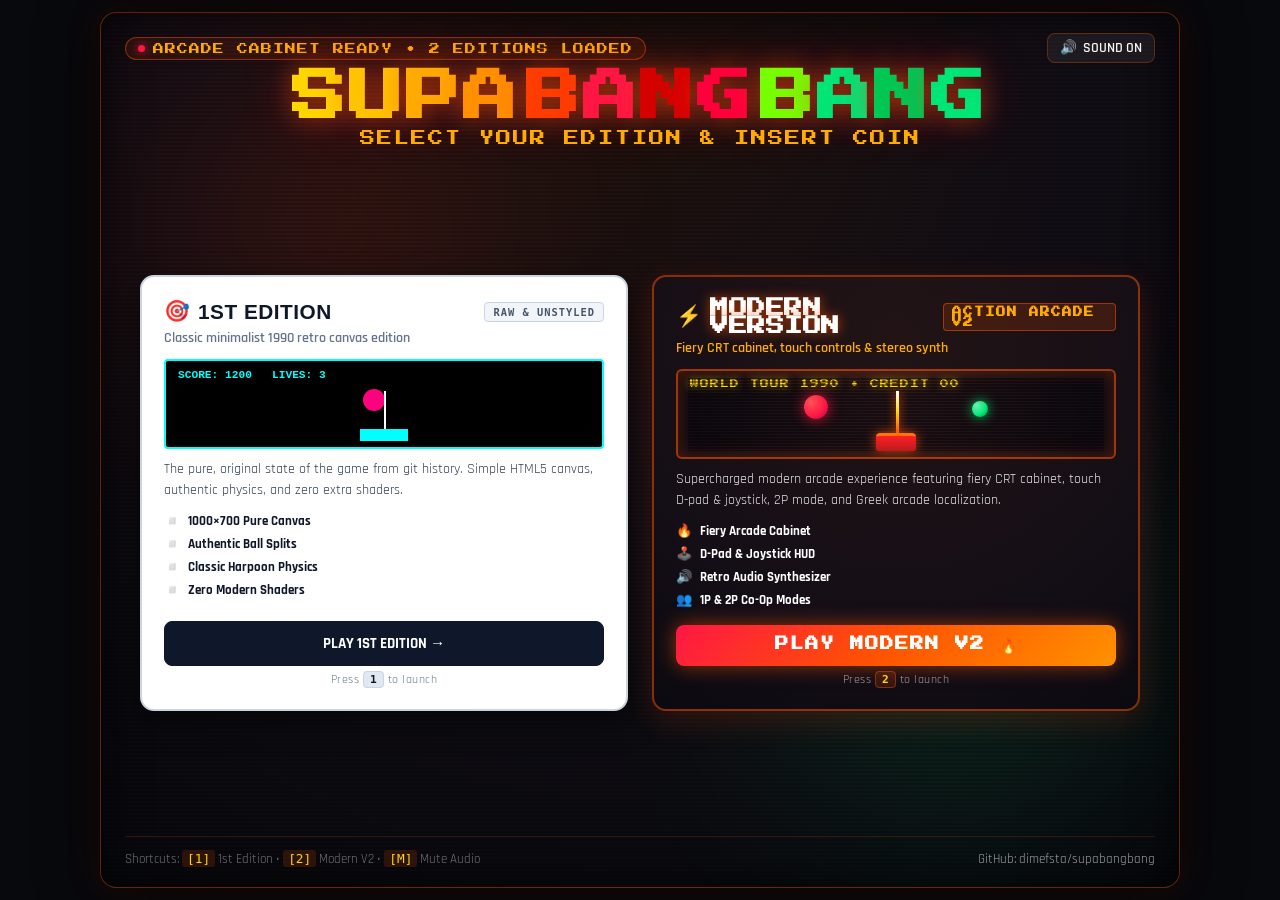
<file: index.html>
<!DOCTYPE html>
<html lang="en">
<head>
  <meta charset="UTF-8" />
  <meta name="viewport" content="width=device-width, initial-scale=1.0, maximum-scale=1.0, user-scalable=no, viewport-fit=cover" />
  <title>SupaBangBang Arcade Hub</title>
  <link rel="preconnect" href="https://fonts.googleapis.com">
  <link rel="preconnect" href="https://fonts.gstatic.com" crossorigin>
  <link href="https://fonts.googleapis.com/css2?family=Press+Start+2P&family=Rajdhani:wght@600;700&display=swap" rel="stylesheet">
  <link rel="stylesheet" href="./hub.css" />
</head>
<body>
  <div class="arcade-hub">
    <!-- Ambient Scanlines & Background Glows -->
    <div class="hub-scanlines"></div>
    <div class="ambient-glow orange" style="top: 5%; left: 5%;"></div>
    <div class="ambient-glow lime" style="bottom: 10%; right: 5%;"></div>

    <!-- Header / Top Status -->
    <header class="hub-header">
      <div class="hub-top-bar">
        <div class="hub-system-pill">
          <span class="pulse-dot"></span>
          <span class="pill-text">ARCADE CABINET READY • 2 EDITIONS LOADED</span>
        </div>

        <button id="btnAudioToggle" class="hub-audio-btn" title="Toggle Sound (M)">
          <span id="audioIcon">🔊</span> <span id="audioText">SOUND ON</span>
        </button>
      </div>

      <div class="hub-title-group">
        <h1 class="hub-main-title">
          <span style="color: #ffd600;">S</span><span style="color: #ffc400;">U</span><span style="color: #ffab00;">P</span><span style="color: #ff9100;">A</span>
          <span style="color: #ff3d00; margin-left: 6px;">B</span><span style="color: #ff1744;">A</span><span style="color: #d50000;">N</span><span style="color: #ff003c;">G</span>
          <span style="color: #76ff03; margin-left: 6px;">B</span><span style="color: #00e676;">A</span><span style="color: #00c853;">N</span><span style="color: #00e676;">G</span>
        </h1>
        <p class="hub-subtitle">SELECT YOUR EDITION &amp; INSERT COIN</p>
      </div>
    </header>

    <!-- Dual Edition Mode Selection Grid -->
    <main class="hub-modes-container">
      <!-- Card 1: 1st Edition (V1) - Clean, Simple, Unstyled -->
      <a href="./v1/index.html" class="hub-mode-card card-v1" id="cardV1" data-mode="v1">
        <div class="card-inner">
          <div class="hub-card-header">
            <div class="hub-card-edition">
              <span class="hub-card-icon">🎯</span>
              <h2 class="hub-card-title">1ST EDITION</h2>
            </div>
            <span class="hub-card-badge">RAW &amp; UNSTYLED</span>
          </div>

          <p class="hub-card-subtitle">Classic minimalist 1990 retro canvas edition</p>

          <!-- V1 Mini Preview Canvas Graphic -->
          <div class="hub-board-preview preview-v1">
            <div class="v1-preview-scene">
              <div class="v1-score-tag">SCORE: 1200 &nbsp; LIVES: 3</div>
              <div class="v1-preview-ball"></div>
              <div class="v1-preview-harpoon"></div>
              <div class="v1-preview-player"></div>
            </div>
          </div>

          <p class="hub-card-desc">
            The pure, original state of the game from git history. Simple HTML5 canvas, authentic physics, and zero extra shaders.
          </p>

          <ul class="hub-card-features">
            <li><span>◽</span> <strong>1000×700 Pure Canvas</strong></li>
            <li><span>◽</span> <strong>Authentic Ball Splits</strong></li>
            <li><span>◽</span> <strong>Classic Harpoon Physics</strong></li>
            <li><span>◽</span> <strong>Zero Modern Shaders</strong></li>
          </ul>
        </div>

        <div class="hub-card-actions">
          <span class="hub-launch-btn">PLAY 1ST EDITION →</span>
          <span class="hub-hotkey-hint">Press <kbd>1</kbd> to launch</span>
        </div>
      </a>

      <!-- Card 2: Modern Version (V2) - Glowing Arcade / Action UI -->
      <a href="./v2/index.html" class="hub-mode-card card-v2" id="cardV2" data-mode="v2">
        <div class="card-inner">
          <div class="hub-card-header">
            <div class="hub-card-edition">
              <span class="hub-card-icon">⚡</span>
              <h2 class="hub-card-title">MODERN VERSION</h2>
            </div>
            <span class="hub-card-badge">ACTION ARCADE V2</span>
          </div>

          <p class="hub-card-subtitle">Fiery CRT cabinet, touch controls &amp; stereo synth</p>

          <!-- V2 Mini Preview Arcade Graphic -->
          <div class="hub-board-preview preview-v2">
            <div class="v2-preview-scene">
              <div class="v2-marquee-tag">WORLD TOUR 1990 • CREDIT 00</div>
              <div class="v2-preview-scanlines"></div>
              <div class="v2-preview-ball large"></div>
              <div class="v2-preview-ball small"></div>
              <div class="v2-preview-laser"></div>
              <div class="v2-preview-player"></div>
            </div>
          </div>

          <p class="hub-card-desc">
            Supercharged modern arcade experience featuring fiery CRT cabinet, touch D-pad &amp; joystick, 2P mode, and Greek arcade localization.
          </p>

          <ul class="hub-card-features">
            <li><span>🔥</span> <strong>Fiery Arcade Cabinet</strong></li>
            <li><span>🕹️</span> <strong>D-Pad &amp; Joystick HUD</strong></li>
            <li><span>🔊</span> <strong>Retro Audio Synthesizer</strong></li>
            <li><span>👥</span> <strong>1P &amp; 2P Co-Op Modes</strong></li>
          </ul>
        </div>

        <div class="hub-card-actions">
          <span class="hub-launch-btn">PLAY MODERN V2 🔥</span>
          <span class="hub-hotkey-hint">Press <kbd>2</kbd> to launch</span>
        </div>
      </a>
    </main>

    <!-- Footer -->
    <footer class="hub-footer">
      <div class="hub-footer-shortcuts">
        <span>Shortcuts: </span>
        <span class="shortcut-list">
          <kbd>[1]</kbd> 1st Edition • <kbd>[2]</kbd> Modern V2 • <kbd>[M]</kbd> Mute Audio
        </span>
      </div>
      <div class="hub-footer-links">
        <a href="https://github.com/dimefsta/supabangbang" target="_blank" rel="noopener noreferrer">
          GitHub: dimefsta/supabangbang
        </a>
      </div>
    </footer>
  </div>

  <script src="hub.js"></script>
</body>
</html>
</file>
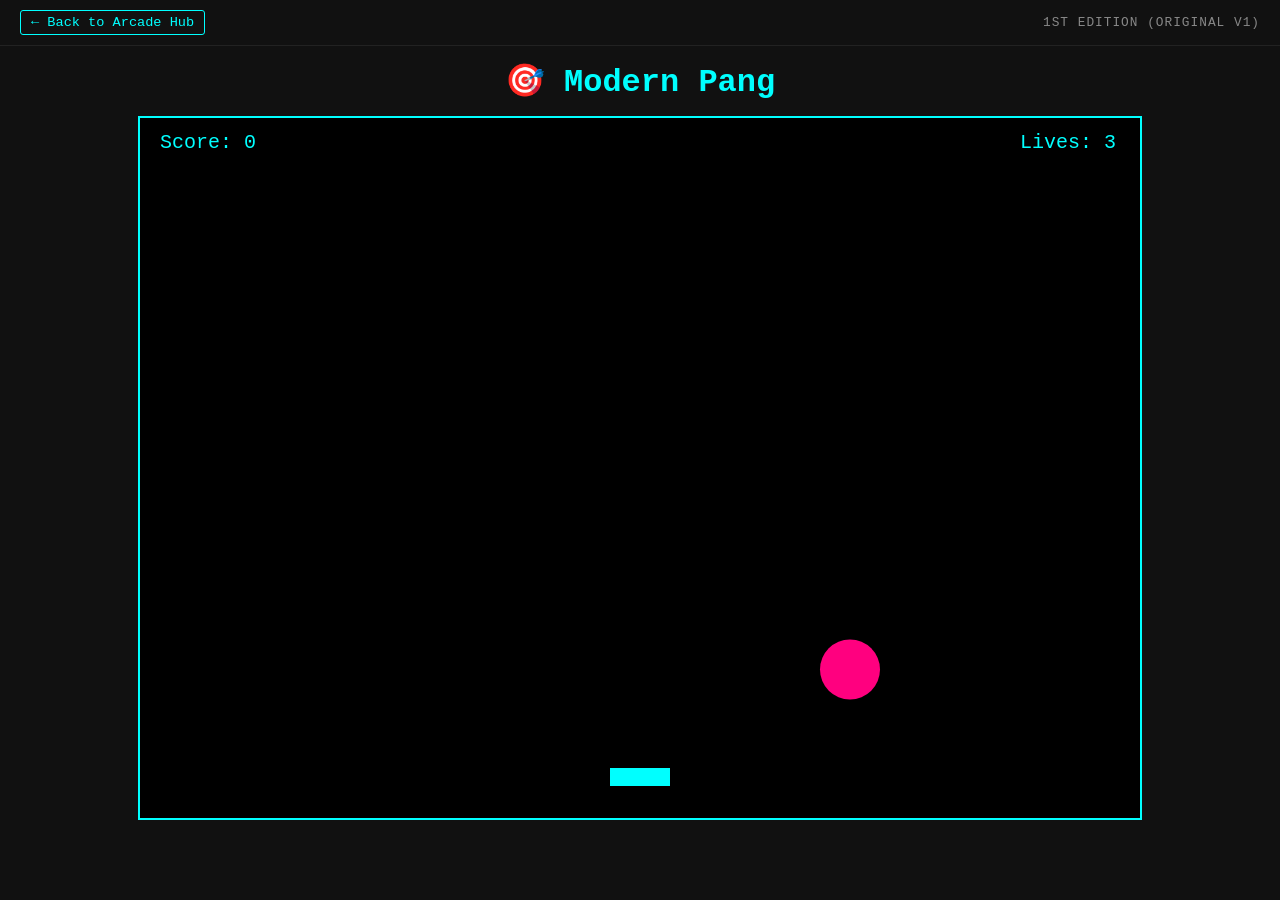
<file: v1/index.html>
<!DOCTYPE html>
<html lang="en">
<head>
  <meta charset="UTF-8" />
  <meta name="viewport" content="width=device-width, initial-scale=1.0" />
  <title>SupaBangBang - 1st Edition</title>
  <link rel="stylesheet" href="./style.css" />
</head>
<body>
  <nav class="nav-bar">
    <a href="../index.html" class="nav-back">← Back to Arcade Hub</a>
    <span class="edition-label">1ST EDITION (ORIGINAL V1)</span>
  </nav>

  <h1 class="title">🎯 Modern Pang</h1>
  <canvas id="gameCanvas" width="1000" height="700"></canvas>

  <script src="main.js"></script>
</body>
</html>
</file>
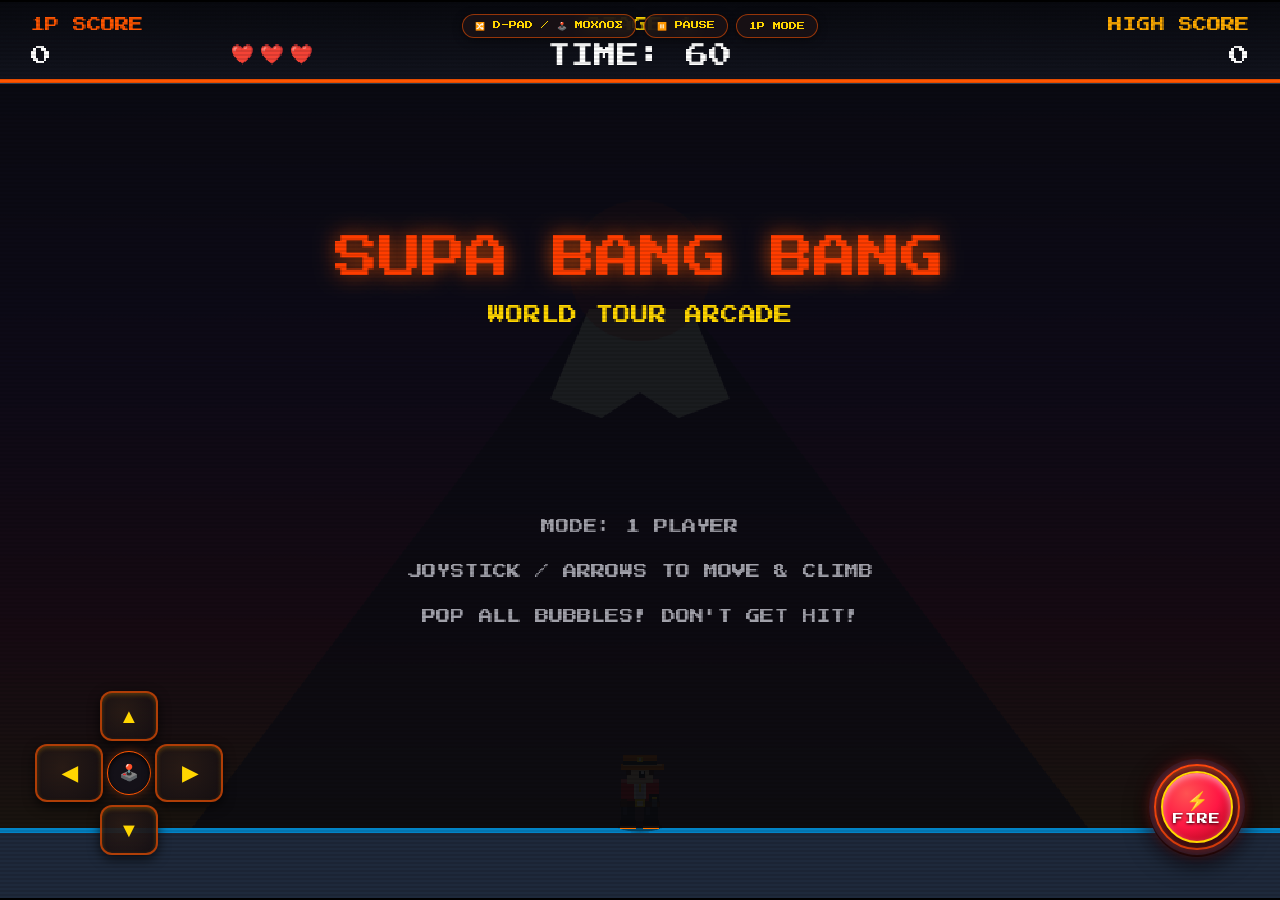
<file: v2/index.html>
<!DOCTYPE html>
<html lang="el">
<head>
  <meta charset="UTF-8" />
  <meta name="viewport" content="width=device-width, initial-scale=1.0, maximum-scale=1.0, user-scalable=no, viewport-fit=cover" />
  <title>SupaBangBang - Retro Arcade Pang</title>
  <link rel="stylesheet" href="style.css" />
  <link rel="preconnect" href="https://fonts.googleapis.com">
  <link rel="preconnect" href="https://fonts.gstatic.com" crossorigin>
  <link href="https://fonts.googleapis.com/css2?family=Press+Start+2P&family=Rajdhani:wght@600;700&display=swap" rel="stylesheet">
</head>
<body>
  <!-- Rotate Device Modal (Forces Landscape on Mobile & Tablet) -->
  <div class="rotate-device-modal" id="rotateModal">
    <div class="rotate-modal-content">
      <div class="rotate-phone-anim">
        <span class="phone-icon">📱</span>
        <span class="rotate-arrow">⟲</span>
      </div>
      <h2 class="rotate-title">SUPABANGBANG</h2>
      <p class="rotate-subtitle">ΠΑΡΑΚΑΛΩ ΓΥΡΙΣΤΕ ΤΗ ΣΥΣΚΕΥΗ ΟΡΙΖΟΝΤΙΑ</p>
      <p class="rotate-hint">Το παιχνίδι παίζεται αποκλειστικά σε οριζόντια προβολή (Landscape) για τεράστια οθόνη arcade!</p>
      <button id="btnForceRotate" class="force-rotate-btn">⛶ ΕΝΑΡΞΗ ΣΕ FULLSCREEN</button>
    </div>
  </div>

  <!-- Arcade Main Frame -->
  <div class="arcade-cabinet" id="arcadeCabinet">
    <!-- Header / Marquee (Desktop only) -->
    <header class="arcade-header">
      <div class="logo-wrapper">
        <span class="logo-badge">WORLD TOUR 1990</span>
        <h1 class="logo-title">SUPA<span class="highlight">BANG</span>BANG</h1>
      </div>
      <div class="header-controls">
        <a href="../index.html" class="arcade-btn-mini" title="Arcade Hub" style="text-decoration:none;display:inline-flex;align-items:center;justify-content:center;font-size:0.75rem;padding:4px 8px;font-family:'Press Start 2P', monospace;color:#00ffff;">🏠 HUB</a>
        <button id="btnSound" class="arcade-btn-mini" title="Ήχος (M)">🔊</button>
        <button id="btnPause" class="arcade-btn-mini" title="Παύση (P)">⏸️</button>
        <button id="btnFullscreen" class="arcade-btn-mini" title="Πλήρης Οθόνη">⛶</button>
      </div>
    </header>

    <!-- Canvas Wrapper with CRT scanlines effect -->
    <div class="canvas-wrapper" id="canvasWrapper">
      <canvas id="gameCanvas" width="1000" height="700"></canvas>
      <div class="scanlines"></div>

      <!-- Floating HUD Touch Controls (Landscape Mobile & Tablet) -->
      <div class="hud-touch-controls" id="touchControls">
        <!-- Left: Movement Controls (Ergonomic thumb zone) -->
        <div class="hud-left-pad">
          <!-- Mode 1: Precision Arcade D-Pad (Default for Pang) -->
          <div class="hud-dpad-cluster" id="hudDpad">
            <button id="touchUp" class="dpad-btn dpad-up" data-key="ArrowUp">▲</button>
            <div class="dpad-mid-row">
              <button id="touchLeft" class="dpad-btn dpad-left" data-key="ArrowLeft">◀</button>
              <div class="dpad-center-hub" id="btnToggleControlMode" title="Εναλλαγή Μοχλού / D-Pad">
                <span class="hub-icon">🕹️</span>
              </div>
              <button id="touchRight" class="dpad-btn dpad-right" data-key="ArrowRight">▶</button>
            </div>
            <button id="touchDown" class="dpad-btn dpad-down" data-key="ArrowDown">▼</button>
          </div>

          <!-- Mode 2: Virtual Analog Joystick -->
          <div class="hud-joystick-cluster" id="hudJoystick" style="display: none;">
            <div class="joystick-base" id="joystickBase">
              <div class="joy-guide arrow-up">▲</div>
              <div class="joy-guide arrow-left">◀</div>
              <div class="joy-guide arrow-right">▶</div>
              <div class="joy-guide arrow-down">▼</div>
              <div class="joystick-knob" id="joystickKnob">
                <div class="knob-cap"></div>
              </div>
            </div>
          </div>
        </div>

        <!-- Center Tools: Mode Switch & Pause -->
        <div class="hud-center-tools">
          <button id="btnSwitchCtrl" class="hud-tool-pill">🔀 D-PAD / 🕹️ MOXΛΟΣ</button>
          <button id="btnMobilePause" class="hud-tool-pill">⏸️ PAUSE</button>
          <button id="btnToggle2P" class="hud-tool-pill">1P MODE</button>
        </div>

        <!-- Right: Elevated Arcade Push Button -->
        <div class="hud-right-pad">
          <button id="btnTouchFire" class="hud-fire-btn">
            <div class="fire-bezel">
              <div class="fire-core">
                <span class="fire-icon">⚡</span>
                <span class="fire-text">FIRE</span>
              </div>
            </div>
          </button>
        </div>
      </div>
    </div>

    <!-- Controls Legend Footer (Desktop view) -->
    <footer class="arcade-footer">
      <div class="controls-legend">
        <span class="legend-item"><kbd>◀</kbd><kbd>▶</kbd> Κίνηση</span>
        <span class="legend-item"><kbd>▲</kbd><kbd>▼</kbd> Σκάλα</span>
        <span class="legend-item"><kbd>SPACE</kbd> Καμάκι / Start</span>
        <span class="legend-item"><kbd>P</kbd> Παύση</span>
        <span class="legend-item"><kbd>M</kbd> Mute</span>
      </div>
      <div class="footer-status">
        <span class="arcade-credit">CREDIT 00</span>
      </div>
    </footer>
  </div>

  <script src="main.js"></script>
</body>
</html>
</file>
<file: hub.css>
/* ==========================================================================
   SUPABANGBANG ARCADE HUB - ENERGETIC ACTION ARCADE THEME
   ========================================================================== */

:root {
  --font-arcade: 'Press Start 2P', monospace, sans-serif;
  --font-ui: 'Rajdhani', -apple-system, BlinkMacSystemFont, "Segoe UI", sans-serif;
  --action-orange: #ff5500;
  --action-fire: #ff3d00;
  --action-crimson: #ff1744;
  --action-lime: #00e676;
  --action-amber: #ffd600;
  --action-gold: #ffab00;
  --bg-dark: #08090d;
}

* {
  margin: 0;
  padding: 0;
  box-sizing: border-box;
  -webkit-tap-highlight-color: transparent;
}

html, body {
  width: 100%;
  min-height: 100%;
  background-color: var(--bg-dark);
  font-family: var(--font-ui);
  color: #f4f4f5;
  overflow-x: hidden;
}

body {
  display: flex;
  justify-content: center;
  align-items: center;
  min-height: 100dvh;
  padding: 12px;
}

/* Background Ambient Glows - Fiery Action Palette */
.ambient-glow {
  position: absolute;
  width: 340px;
  height: 340px;
  border-radius: 50%;
  filter: blur(110px);
  opacity: 0.16;
  pointer-events: none;
  z-index: 0;
}

.ambient-glow.orange {
  background: var(--action-fire);
}

.ambient-glow.lime {
  background: var(--action-lime);
}

/* Main Hub Container */
.arcade-hub {
  position: relative;
  width: 100%;
  max-width: 1080px;
  min-height: calc(100dvh - 24px);
  margin: auto;
  display: flex;
  flex-direction: column;
  justify-content: space-between;
  padding: 20px 24px;
  background: radial-gradient(circle at 50% 10%, #20130e 0%, #120e16 45%, #08090d 100%);
  border-radius: 16px;
  border: 1px solid rgba(255, 85, 0, 0.35);
  box-shadow: 
    0 0 60px rgba(0, 0, 0, 0.95),
    0 0 35px rgba(255, 60, 0, 0.15),
    inset 0 0 45px rgba(0, 0, 0, 0.75);
  overflow: hidden;
  z-index: 1;
}

/* Subtle CRT Scanlines with Warm Action Tone */
.hub-scanlines {
  position: absolute;
  inset: 0;
  background: linear-gradient(
    rgba(25, 14, 10, 0) 50%, 
    rgba(0, 0, 0, 0.35) 50%
  );
  background-size: 100% 4px;
  pointer-events: none;
  z-index: 1;
  opacity: 0.55;
}

/* Header Area */
.hub-header {
  position: relative;
  z-index: 2;
  text-align: center;
  padding-bottom: 12px;
}

.hub-top-bar {
  display: flex;
  justify-content: space-between;
  align-items: center;
  gap: 10px;
  margin-bottom: 8px;
}

.hub-system-pill {
  display: inline-flex;
  align-items: center;
  gap: 8px;
  background: rgba(255, 85, 0, 0.1);
  border: 1px solid rgba(255, 85, 0, 0.45);
  padding: 5px 12px;
  border-radius: 20px;
  font-family: var(--font-arcade);
  font-size: 0.68rem;
  letter-spacing: 1px;
  color: var(--action-gold);
}

.hub-system-pill .pulse-dot {
  width: 7px;
  height: 7px;
  border-radius: 50%;
  background: var(--action-crimson);
  box-shadow: 0 0 8px var(--action-crimson);
  animation: hub-pulse 1.6s infinite ease-in-out;
  flex-shrink: 0;
}

@keyframes hub-pulse {
  0%, 100% { opacity: 1; transform: scale(1); }
  50% { opacity: 0.35; transform: scale(0.8); }
}

.hub-audio-btn {
  background: rgba(255, 255, 255, 0.06);
  border: 1px solid rgba(255, 85, 0, 0.3);
  color: #f4f4f5;
  border-radius: 8px;
  padding: 5px 12px;
  font-size: 0.85rem;
  font-weight: 600;
  cursor: pointer;
  transition: all 0.2s ease;
  display: inline-flex;
  align-items: center;
  gap: 6px;
  font-family: var(--font-ui);
}

.hub-audio-btn:hover {
  background: rgba(255, 85, 0, 0.15);
  border-color: var(--action-orange);
  box-shadow: 0 0 10px rgba(255, 85, 0, 0.4);
  transform: translateY(-1px);
}

.hub-title-group {
  margin-top: 4px;
}

.hub-main-title {
  font-family: var(--font-arcade);
  font-size: clamp(1.8rem, 4.5vw, 3.4rem);
  font-weight: 900;
  letter-spacing: 3px;
  text-transform: uppercase;
  margin: 0;
  display: flex;
  justify-content: center;
  align-items: center;
  flex-wrap: wrap;
  text-shadow: 0 0 25px rgba(255, 85, 0, 0.55), 0 0 50px rgba(255, 23, 68, 0.35);
}

.hub-main-title span {
  display: inline-block;
  transition: transform 0.2s cubic-bezier(0.34, 1.56, 0.64, 1);
}

.hub-main-title span:hover {
  transform: translateY(-4px) scale(1.1);
}

.hub-subtitle {
  font-family: var(--font-arcade);
  font-size: clamp(0.72rem, 1.8vw, 0.95rem);
  color: var(--action-gold);
  letter-spacing: 2px;
  margin-top: 6px;
  text-transform: uppercase;
}

/* Mode Selection Cards Container */
.hub-modes-container {
  position: relative;
  z-index: 2;
  display: grid;
  grid-template-columns: repeat(2, 1fr);
  gap: 24px;
  padding: 8px 0;
  max-width: 1000px;
  margin: 0 auto;
  width: 100%;
}

/* Mode Card Generic */
.hub-mode-card {
  position: relative;
  text-decoration: none;
  border-radius: 14px;
  padding: 22px;
  display: flex;
  flex-direction: column;
  justify-content: space-between;
  transition: all 0.3s cubic-bezier(0.2, 0.8, 0.2, 1);
  box-shadow: 0 10px 30px rgba(0, 0, 0, 0.5);
  cursor: pointer;
  overflow: hidden;
}

.hub-mode-card:hover {
  transform: translateY(-5px);
}

.card-inner {
  display: flex;
  flex-direction: column;
}

.hub-card-header {
  display: flex;
  justify-content: space-between;
  align-items: center;
  gap: 8px;
  margin-bottom: 4px;
}

.hub-card-edition {
  display: flex;
  align-items: center;
  gap: 8px;
}

.hub-card-icon {
  font-size: 1.3rem;
}

.hub-card-title {
  font-size: 1.3rem;
  font-weight: 700;
  letter-spacing: 0.5px;
  margin: 0;
}

.hub-card-badge {
  padding: 3px 8px;
  border-radius: 4px;
  font-size: 0.65rem;
  letter-spacing: 1px;
  font-weight: 700;
  text-transform: uppercase;
}

.hub-card-subtitle {
  font-size: 0.85rem;
  margin-bottom: 12px;
  font-weight: 600;
}

.hub-card-desc {
  font-size: 0.9rem;
  line-height: 1.45;
  margin: 10px 0 12px;
}

.hub-card-features {
  list-style: none;
  display: flex;
  flex-direction: column;
  gap: 6px;
  margin-bottom: 16px;
}

.hub-card-features li {
  display: flex;
  align-items: center;
  gap: 8px;
  font-size: 0.82rem;
}

.hub-card-actions {
  display: flex;
  flex-direction: column;
  gap: 6px;
}

.hub-launch-btn {
  display: block;
  text-align: center;
  padding: 12px 18px;
  font-weight: 700;
  font-size: 0.95rem;
  border-radius: 8px;
  transition: all 0.2s ease;
  user-select: none;
}

.hub-hotkey-hint {
  font-size: 0.72rem;
  text-align: center;
  letter-spacing: 0.5px;
}

.hub-hotkey-hint kbd {
  padding: 1px 6px;
  border-radius: 4px;
  font-weight: 700;
  font-size: 0.7rem;
}

/* ==========================================================================
   CARD 1: 1ST EDITION (RAW / MINIMALIST / PURE RETRO)
   ========================================================================== */
.hub-mode-card.card-v1 {
  background: #ffffff;
  border: 2px solid #cbd5e1;
  color: #0f172a;
}

.hub-mode-card.card-v1:hover {
  border-color: #64748b;
  box-shadow: 0 16px 36px rgba(0, 0, 0, 0.35);
}

.hub-mode-card.card-v1 .hub-card-title {
  color: #0f172a;
  font-family: -apple-system, BlinkMacSystemFont, "Segoe UI", sans-serif;
}

.hub-mode-card.card-v1 .hub-card-badge {
  background: #f1f5f9;
  color: #475569;
  border: 1px solid #cbd5e1;
  font-family: monospace;
}

.hub-mode-card.card-v1 .hub-card-subtitle {
  color: #64748b;
}

.hub-mode-card.card-v1 .hub-card-desc {
  color: #334155;
}

.hub-mode-card.card-v1 .hub-card-features li {
  color: #475569;
}

.hub-mode-card.card-v1 .hub-card-features strong {
  color: #0f172a;
}

.hub-mode-card.card-v1 .hub-launch-btn {
  background: #0f172a;
  color: #ffffff;
  border: 1px solid #0f172a;
}

.hub-mode-card.card-v1:hover .hub-launch-btn {
  background: #1e293b;
  border-color: #1e293b;
}

.hub-mode-card.card-v1 .hub-hotkey-hint {
  color: #64748b;
}

.hub-mode-card.card-v1 .hub-hotkey-hint kbd {
  background: #e2e8f0;
  color: #0f172a;
  border: 1px solid #cbd5e1;
}

/* V1 Mini Canvas Preview (Authentic 1990 Pang) */
.preview-v1 {
  height: 90px;
  background: #000;
  border: 2px solid #00ffff;
  border-radius: 4px;
  position: relative;
  overflow: hidden;
  display: flex;
  flex-direction: column;
  justify-content: space-between;
  padding: 6px 10px;
}

.v1-preview-scene {
  position: relative;
  width: 100%;
  height: 100%;
}

.v1-score-tag {
  position: absolute;
  top: 2px;
  left: 2px;
  font-family: 'Courier New', monospace;
  font-size: 0.7rem;
  color: #00ffff;
  font-weight: 700;
}

.v1-preview-ball {
  position: absolute;
  top: 22px;
  left: 45%;
  width: 22px;
  height: 22px;
  background: #ff007f;
  border-radius: 50%;
  animation: v1-bounce 2s infinite ease-in-out;
}

@keyframes v1-bounce {
  0%, 100% { transform: translateY(0); }
  50% { transform: translateY(32px); }
}

.v1-preview-player {
  position: absolute;
  bottom: 0;
  left: calc(50% - 24px);
  width: 48px;
  height: 12px;
  background: #00ffff;
}

.v1-preview-harpoon {
  position: absolute;
  bottom: 12px;
  left: 50%;
  width: 2px;
  height: 38px;
  background: #ffffff;
  animation: v1-harpoon-rise 2s infinite ease-out;
}

@keyframes v1-harpoon-rise {
  0% { height: 0; opacity: 1; }
  60% { height: 42px; opacity: 1; }
  80% { opacity: 0; }
  100% { height: 0; opacity: 0; }
}

/* ==========================================================================
   CARD 2: MODERN VERSION (V2 - ACTION ARCADE THEME)
   ========================================================================== */
.hub-mode-card.card-v2 {
  background: radial-gradient(circle at 50% 15%, #221415 0%, #140e16 65%, #0b0a10 100%);
  border: 2px solid rgba(255, 85, 0, 0.5);
  box-shadow: 0 10px 32px rgba(255, 60, 0, 0.16);
}

.hub-mode-card.card-v2:hover {
  border-color: var(--action-orange);
  box-shadow: 0 16px 45px rgba(255, 85, 0, 0.35);
}

.hub-mode-card.card-v2 .hub-card-title {
  color: #ffffff;
  font-family: var(--font-arcade);
  font-size: 1.15rem;
  text-shadow: 0 0 12px rgba(255, 85, 0, 0.7);
}

.hub-mode-card.card-v2 .hub-card-badge {
  background: rgba(255, 85, 0, 0.16);
  color: var(--action-gold);
  border: 1px solid rgba(255, 85, 0, 0.5);
  font-family: var(--font-arcade);
  font-size: 0.6rem;
}

.hub-mode-card.card-v2 .hub-card-subtitle {
  color: var(--action-gold);
}

.hub-mode-card.card-v2 .hub-card-desc {
  color: #e4e4e7;
}

.hub-mode-card.card-v2 .hub-card-features li {
  color: #a1a1aa;
}

.hub-mode-card.card-v2 .hub-card-features strong {
  color: #ffffff;
}

.hub-mode-card.card-v2 .hub-launch-btn {
  background: linear-gradient(135deg, #ff1744 0%, #ff5500 50%, #ff9100 100%);
  color: #ffffff;
  font-family: var(--font-arcade);
  font-size: 0.85rem;
  letter-spacing: 1px;
  box-shadow: 0 0 20px rgba(255, 85, 0, 0.55);
}

.hub-mode-card.card-v2:hover .hub-launch-btn {
  background: linear-gradient(135deg, #ff3d00 0%, #ff6d00 50%, #ffd600 100%);
  box-shadow: 0 0 30px rgba(255, 85, 0, 0.85);
  transform: translateY(-1px);
}

.hub-mode-card.card-v2 .hub-hotkey-hint {
  color: #a1a1aa;
}

.hub-mode-card.card-v2 .hub-hotkey-hint kbd {
  background: rgba(255, 85, 0, 0.15);
  color: var(--action-amber);
  border: 1px solid rgba(255, 85, 0, 0.4);
}

/* V2 Mini Arcade Preview - Action Style */
.preview-v2 {
  height: 90px;
  background: radial-gradient(circle at 50% 30%, #29171b 0%, #0e0a12 100%);
  border: 2px solid rgba(255, 85, 0, 0.6);
  border-radius: 6px;
  position: relative;
  overflow: hidden;
  box-shadow: inset 0 0 18px rgba(255, 85, 0, 0.25);
  padding: 6px 10px;
}

.v2-preview-scene {
  position: relative;
  width: 100%;
  height: 100%;
}

.v2-marquee-tag {
  position: absolute;
  top: 2px;
  left: 2px;
  font-family: var(--font-arcade);
  font-size: 0.55rem;
  color: var(--action-amber);
  letter-spacing: 1px;
  text-shadow: 0 0 8px rgba(255, 214, 0, 0.7);
}

.v2-preview-scanlines {
  position: absolute;
  inset: 0;
  background: linear-gradient(rgba(0, 0, 0, 0) 50%, rgba(0, 0, 0, 0.4) 50%);
  background-size: 100% 3px;
  pointer-events: none;
}

/* Red Bouncing Ball */
.v2-preview-ball.large {
  position: absolute;
  top: 18px;
  left: 28%;
  width: 24px;
  height: 24px;
  border-radius: 50%;
  background: radial-gradient(circle at 30% 30%, #ff5252 0%, #ff1744 60%, #880e4f 100%);
  box-shadow: 0 0 14px rgba(255, 23, 68, 0.85);
  animation: v2-bounce-1 2.2s infinite ease-in-out;
}

/* Lime Bouncing Ball */
.v2-preview-ball.small {
  position: absolute;
  top: 24px;
  right: 28%;
  width: 16px;
  height: 16px;
  border-radius: 50%;
  background: radial-gradient(circle at 30% 30%, #69f0ae 0%, #00e676 60%, #00701a 100%);
  box-shadow: 0 0 12px rgba(0, 230, 118, 0.85);
  animation: v2-bounce-2 1.8s infinite ease-in-out;
}

@keyframes v2-bounce-1 {
  0%, 100% { transform: translateY(0); }
  50% { transform: translateY(30px); }
}

@keyframes v2-bounce-2 {
  0%, 100% { transform: translateY(28px); }
  50% { transform: translateY(0); }
}

/* Polished Buster Bros Avatar in Preview */
.v2-preview-player {
  position: absolute;
  bottom: 0;
  left: calc(50% - 20px);
  width: 40px;
  height: 18px;
  background: linear-gradient(180deg, #ff1e27 0%, #b91c1c 100%);
  border-radius: 4px 4px 2px 2px;
  border-top: 3px solid #ff7700;
  box-shadow: 0 0 12px rgba(255, 85, 0, 0.7);
}

.v2-preview-laser {
  position: absolute;
  bottom: 18px;
  left: 50%;
  width: 3px;
  height: 42px;
  background: linear-gradient(180deg, #ffffff 0%, #ffd600 50%, #ff5500 100%);
  box-shadow: 0 0 10px #ff5500;
  animation: v2-laser-burst 2.2s infinite ease-out;
}

@keyframes v2-laser-burst {
  0% { height: 0; opacity: 1; }
  50% { height: 46px; opacity: 1; }
  75% { opacity: 0; }
  100% { height: 0; opacity: 0; }
}

/* Footer Area */
.hub-footer {
  position: relative;
  z-index: 2;
  display: flex;
  justify-content: space-between;
  align-items: center;
  padding-top: 14px;
  font-size: 0.8rem;
  color: #71717a;
  border-top: 1px solid rgba(255, 85, 0, 0.18);
  margin-top: 8px;
}

.hub-footer-shortcuts kbd {
  background: rgba(255, 85, 0, 0.15);
  color: var(--action-amber);
  padding: 1px 5px;
  border-radius: 3px;
}

.hub-footer-links a {
  color: #a1a1aa;
  text-decoration: none;
  transition: color 0.2s;
}

.hub-footer-links a:hover {
  color: var(--action-orange);
}

/* ==========================================================================
   MOBILE & TABLET RESPONSIVENESS (COMPACT VIEWPORT COMPLIANCE)
   ========================================================================== */

@media (max-width: 820px) {
  body {
    padding: 6px;
  }

  .arcade-hub {
    padding: 14px 14px;
    min-height: calc(100dvh - 12px);
    border-radius: 12px;
  }

  .hub-modes-container {
    gap: 12px;
  }

  .hub-mode-card {
    padding: 14px;
  }

  .hub-card-title {
    font-size: 1.1rem;
  }

  .hub-mode-card.card-v2 .hub-card-title {
    font-size: 0.95rem;
  }

  .preview-v1, .preview-v2 {
    height: 72px;
  }

  .hub-card-desc {
    font-size: 0.82rem;
    line-height: 1.35;
    margin: 6px 0 8px;
  }

  .hub-card-features {
    gap: 4px;
    margin-bottom: 10px;
  }

  .hub-card-features li {
    font-size: 0.74rem;
  }

  .hub-launch-btn {
    padding: 10px 14px;
    font-size: 0.85rem;
  }

  .hub-hotkey-hint {
    display: none;
  }
}

/* Mobile Portrait: Keep cards tightly stacked so both options are visible without scrolling */
@media (max-width: 640px) {
  .arcade-hub {
    padding: 10px 10px;
  }

  .hub-top-bar {
    margin-bottom: 4px;
  }

  .hub-system-pill {
    font-size: 0.6rem;
    padding: 4px 8px;
  }

  .hub-audio-btn {
    font-size: 0.75rem;
    padding: 4px 8px;
  }

  .hub-main-title {
    font-size: 1.45rem;
    letter-spacing: 2px;
  }

  .hub-subtitle {
    font-size: 0.65rem;
    letter-spacing: 1px;
    margin-top: 3px;
  }

  .hub-modes-container {
    grid-template-columns: 1fr;
    gap: 10px;
    padding: 4px 0;
  }

  .hub-mode-card {
    padding: 10px 12px;
    border-radius: 10px;
  }

  .hub-card-header {
    margin-bottom: 2px;
  }

  .hub-card-icon {
    font-size: 1.1rem;
  }

  .hub-card-title {
    font-size: 0.95rem;
  }

  .hub-card-badge {
    font-size: 0.58rem;
    padding: 2px 6px;
  }

  .hub-card-subtitle {
    font-size: 0.75rem;
    margin-bottom: 6px;
  }

  .preview-v1, .preview-v2 {
    height: 52px;
    padding: 4px 8px;
  }

  .hub-card-desc {
    display: none; /* Hide verbose description on small mobile to ensure both fit */
  }

  .hub-card-features {
    display: grid;
    grid-template-columns: 1fr 1fr;
    gap: 3px 6px;
    margin: 6px 0 8px;
  }

  .hub-card-features li {
    font-size: 0.68rem;
    gap: 4px;
  }

  .hub-launch-btn {
    padding: 8px 12px;
    font-size: 0.78rem;
    border-radius: 6px;
  }

  .hub-footer {
    padding-top: 8px;
    margin-top: 4px;
    font-size: 0.7rem;
    flex-direction: column;
    gap: 4px;
    text-align: center;
  }
}

/* Mobile Landscape: Keep 2 columns side-by-side cleanly */
@media (max-height: 500px) and (orientation: landscape) {
  body {
    padding: 4px;
  }

  .arcade-hub {
    padding: 8px 14px;
    min-height: calc(100dvh - 8px);
  }

  .hub-top-bar {
    margin-bottom: 2px;
  }

  .hub-main-title {
    font-size: 1.3rem;
  }

  .hub-subtitle {
    font-size: 0.6rem;
    margin-top: 2px;
  }

  .hub-modes-container {
    grid-template-columns: repeat(2, 1fr);
    gap: 10px;
    padding: 2px 0;
  }

  .hub-mode-card {
    padding: 8px 12px;
  }

  .preview-v1, .preview-v2 {
    height: 48px;
  }

  .hub-card-desc {
    display: none;
  }

  .hub-card-features {
    display: grid;
    grid-template-columns: 1fr 1fr;
    gap: 2px 6px;
    margin: 4px 0 6px;
  }

  .hub-card-features li {
    font-size: 0.66rem;
  }

  .hub-launch-btn {
    padding: 6px 10px;
    font-size: 0.72rem;
  }

  .hub-hotkey-hint {
    display: none;
  }

  .hub-footer {
    display: none;
  }
}
</file>
<file: v1/style.css>
/* === CSS Reset === */
* {
  margin: 0;
  padding: 0;
  box-sizing: border-box;
}

html, body {
  height: 100%;
  width: 100%;
}

/* === Variables and Game Styles === */
:root {
  --bg-color: #111;
  --text-color: #00ffff;
  --player-color: #00ffff;
  --ball-color: #ff007f;
}

body {
  background: var(--bg-color);
  color: var(--text-color);
  font-family: 'Courier New', monospace;
  text-align: center;
  margin: 0;
  padding: 0;
}

.nav-bar {
  display: flex;
  justify-content: space-between;
  align-items: center;
  padding: 10px 20px;
  border-bottom: 1px solid #222;
  font-size: 0.9rem;
}

.nav-back {
  color: var(--text-color);
  text-decoration: none;
  border: 1px solid var(--text-color);
  padding: 4px 10px;
  border-radius: 3px;
  transition: all 0.2s;
  font-size: 0.85rem;
}

.nav-back:hover {
  background: var(--text-color);
  color: #000;
}

.edition-label {
  color: #888;
  font-size: 0.8rem;
  letter-spacing: 1px;
}

.title {
  margin-top: 15px;
  font-size: 2rem;
}

canvas {
  display: block;
  margin: 15px auto;
  border: 2px solid var(--text-color);
  background: #000;
  max-width: 96vw;
  max-height: 80vh;
  object-fit: contain;
}
</file>
<file: v2/style.css>
/* ==========================================================
   SUPABANGBANG - Landscape-First Mobile & Arcade Styles
   ========================================================== */

:root {
  --action-orange: #ff5500;
  --action-fire: #ff3d00;
  --action-crimson: #ff1744;
  --action-lime: #00e676;
  --action-amber: #ffd600;
  --action-gold: #ffab00;
  --bg-dark: #08090d;
  --panel-bg: #11131a;
  --panel-border: #2c1e18;
  --text-main: #f4f4f5;
  --font-arcade: 'Press Start 2P', monospace, sans-serif;
  --font-ui: 'Rajdhani', sans-serif;

  --header-height: 44px;
  --footer-height: 36px;
}

* {
  margin: 0;
  padding: 0;
  box-sizing: border-box;
  user-select: none;
  -webkit-user-select: none;
  -webkit-touch-callout: none;
}

html, body {
  width: 100%;
  height: 100%;
  min-height: 100dvh;
  background: var(--bg-dark);
  color: var(--text-main);
  font-family: var(--font-ui);
  overflow: hidden;
  display: flex;
  justify-content: center;
  align-items: center;
  touch-action: manipulation;
}

/* Background ambient glow - Fiery action theme */
body::before {
  content: '';
  position: fixed;
  inset: 0;
  background: 
    radial-gradient(circle at 50% 12%, rgba(255, 85, 0, 0.12) 0%, transparent 55%),
    radial-gradient(circle at 80% 85%, rgba(0, 230, 118, 0.08) 0%, transparent 50%),
    repeating-linear-gradient(0deg, rgba(255, 255, 255, 0.015) 0px, rgba(255, 255, 255, 0.015) 1px, transparent 1px, transparent 4px);
  pointer-events: none;
  z-index: 0;
}

/* ==========================================================
   ROTATE DEVICE MODAL (Forces Landscape on Mobile / Tablet)
   ========================================================== */
.rotate-device-modal {
  display: none;
  position: fixed;
  inset: 0;
  z-index: 9999;
  background: rgba(7, 9, 14, 0.96);
  backdrop-filter: blur(12px);
  justify-content: center;
  align-items: center;
  padding: 20px;
}

.rotate-modal-content {
  display: flex;
  flex-direction: column;
  align-items: center;
  text-align: center;
  max-width: 380px;
  background: #151019;
  border: 2px solid var(--action-orange);
  border-radius: 16px;
  padding: 30px 24px;
  box-shadow: 0 0 40px rgba(255, 85, 0, 0.4), inset 0 0 20px rgba(255, 85, 0, 0.15);
  animation: modalPulse 2.5s infinite alternate ease-in-out;
}

@keyframes modalPulse {
  0% { box-shadow: 0 0 25px rgba(255, 85, 0, 0.25); }
  100% { box-shadow: 0 0 45px rgba(255, 85, 0, 0.55); }
}

.rotate-phone-anim {
  position: relative;
  font-size: 52px;
  margin-bottom: 16px;
  display: flex;
  align-items: center;
  justify-content: center;
}

.phone-icon {
  display: inline-block;
  animation: rotatePhone 2.2s infinite ease-in-out;
  transform-origin: center;
}

@keyframes rotatePhone {
  0%, 20% { transform: rotate(0deg); }
  50%, 75% { transform: rotate(-90deg); }
  100% { transform: rotate(0deg); }
}

.rotate-arrow {
  position: absolute;
  font-size: 32px;
  color: var(--action-amber);
  top: -6px;
  right: -16px;
  animation: pulseArrow 1.5s infinite;
}

@keyframes pulseArrow {
  0%, 100% { opacity: 0.4; transform: scale(0.9); }
  50% { opacity: 1; transform: scale(1.2); }
}

.rotate-title {
  font-family: var(--font-arcade);
  font-size: 1.1rem;
  color: #fff;
  letter-spacing: 2px;
  margin-bottom: 8px;
  text-shadow: 0 0 12px var(--action-orange);
}

.rotate-subtitle {
  font-family: var(--font-arcade);
  font-size: 9px;
  color: var(--action-amber);
  letter-spacing: 1px;
  line-height: 1.5;
  margin-bottom: 14px;
}

.rotate-hint {
  font-size: 13px;
  color: #a1a1aa;
  line-height: 1.4;
  margin-bottom: 22px;
}

.force-rotate-btn {
  background: linear-gradient(135deg, #ff1744 0%, #ff5500 50%, #ff9100 100%);
  color: #fff;
  border: 1px solid var(--action-amber);
  padding: 12px 20px;
  border-radius: 8px;
  font-family: var(--font-arcade);
  font-size: 9px;
  cursor: pointer;
  box-shadow: 0 4px 18px rgba(255, 85, 0, 0.6);
  transition: all 0.15s ease;
}

.force-rotate-btn:active {
  transform: translateY(2px);
  background: #ff3d00;
}

/* Trigger Rotate Modal when Portrait on small screens & tablets */
@media screen and (orientation: portrait) and (max-width: 1024px) {
  .rotate-device-modal {
    display: flex !important;
  }
  .arcade-cabinet {
    display: none !important;
  }
}

/* ==========================================================
   DESKTOP ARCADE CABINET CONTAINER
   ========================================================== */
.arcade-cabinet {
  position: relative;
  z-index: 1;
  display: flex;
  flex-direction: column;
  justify-content: center;
  align-items: center;
  width: min(
    calc(100vw - 16px), 
    calc((100dvh - var(--header-height) - var(--footer-height) - 16px) * (1000 / 700)),
    1080px
  );
  max-height: 100dvh;
  margin: auto;
}

.arcade-header {
  width: 100%;
  height: var(--header-height);
  display: flex;
  justify-content: space-between;
  align-items: center;
  padding: 0 14px;
  background: var(--panel-bg);
  border: 2px solid var(--panel-border);
  border-bottom: none;
  border-radius: 10px 10px 0 0;
  box-shadow: 0 4px 15px rgba(0, 0, 0, 0.5);
}

.logo-wrapper {
  display: flex;
  flex-direction: column;
  align-items: flex-start;
}

.logo-badge {
  font-family: var(--font-arcade);
  font-size: 7px;
  color: var(--action-amber);
  letter-spacing: 2px;
}

.logo-title {
  font-family: var(--font-arcade);
  font-size: 1.05rem;
  letter-spacing: 1.5px;
  color: #fff;
  text-shadow: 0 0 12px rgba(255, 85, 0, 0.7);
  white-space: nowrap;
}

.logo-title .highlight {
  color: var(--action-crimson);
  text-shadow: 0 0 14px rgba(255, 23, 68, 0.85);
}

.header-controls {
  display: flex;
  gap: 6px;
}

.arcade-btn-mini {
  background: #18151c;
  border: 1px solid #3d281e;
  color: #d4d4d8;
  padding: 5px 10px;
  border-radius: 6px;
  cursor: pointer;
  font-size: 13px;
  transition: all 0.15s ease;
}

.arcade-btn-mini:hover {
  background: #2a1c17;
  color: #fff;
  border-color: var(--action-orange);
  box-shadow: 0 0 10px rgba(255, 85, 0, 0.5);
}

/* Canvas Wrapper */
.canvas-wrapper {
  position: relative;
  width: 100%;
  aspect-ratio: 1000 / 700;
  background: #000;
  border-left: 2px solid var(--panel-border);
  border-right: 2px solid var(--panel-border);
  box-shadow: 0 0 35px rgba(0, 0, 0, 0.9);
  overflow: hidden;
  display: flex;
  justify-content: center;
  align-items: center;
}

#gameCanvas {
  width: 100%;
  height: 100%;
  display: block;
  object-fit: contain;
  image-rendering: pixelated;
}

.scanlines {
  position: absolute;
  inset: 0;
  background: linear-gradient(
    rgba(18, 16, 16, 0) 50%, 
    rgba(0, 0, 0, 0.25) 50%
  );
  background-size: 100% 4px;
  pointer-events: none;
  opacity: 0.45;
}

/* ==========================================================
   LANDSCAPE ON-SCREEN HUD CONTROLS (Tablets & Mobile Phones)
   ========================================================== */
.hud-touch-controls {
  display: none;
  position: absolute;
  inset: 0;
  pointer-events: none;
  z-index: 50;
}

/* Left Pad (Ergonomically Elevated Thumb Zone) */
.hud-left-pad {
  position: absolute;
  bottom: 45px;
  left: 35px;
  pointer-events: auto;
}

/* Precision Arcade D-Pad Cluster */
.hud-dpad-cluster {
  display: flex;
  flex-direction: column;
  align-items: center;
  gap: 3px;
}

.dpad-mid-row {
  display: flex;
  align-items: center;
  gap: 4px;
}

.dpad-btn {
  background: radial-gradient(circle at 40% 40%, rgba(42, 28, 22, 0.9) 0%, rgba(20, 14, 18, 0.95) 100%);
  color: var(--action-amber);
  border: 2px solid rgba(255, 85, 0, 0.65);
  border-radius: 12px;
  font-size: 20px;
  font-weight: bold;
  display: flex;
  justify-content: center;
  align-items: center;
  box-shadow: 0 4px 12px rgba(0, 0, 0, 0.7), inset 0 2px 4px rgba(255, 171, 0, 0.25);
  touch-action: none;
  outline: none;
  cursor: pointer;
  transition: transform 0.08s ease, border-color 0.08s ease;
}

/* Main Left and Right buttons are wider for effortless rocking */
.dpad-left, .dpad-right {
  width: 68px;
  height: 58px;
}

/* Up and Down ladder buttons */
.dpad-up, .dpad-down {
  width: 58px;
  height: 50px;
}

.dpad-center-hub {
  width: 44px;
  height: 44px;
  border-radius: 50%;
  background: #141118;
  border: 1px solid #ff5500;
  display: flex;
  justify-content: center;
  align-items: center;
  font-size: 16px;
  cursor: pointer;
  box-shadow: inset 0 2px 4px rgba(0, 0, 0, 0.8), 0 0 8px rgba(255, 85, 0, 0.3);
}

.dpad-btn:active, .dpad-btn.active {
  transform: scale(0.92);
  border-color: #ffd600;
  background: radial-gradient(circle at 50% 50%, rgba(255, 61, 0, 0.95) 0%, rgba(185, 28, 28, 0.95) 100%);
  color: #fff;
  box-shadow: 0 0 18px var(--action-orange);
}

/* Virtual Analog Joystick Cluster (When toggled) */
.hud-joystick-cluster {
  display: flex;
  align-items: center;
  justify-content: center;
}

.joystick-base {
  position: relative;
  width: 120px;
  height: 120px;
  border-radius: 50%;
  background: radial-gradient(circle at 50% 50%, rgba(22, 14, 18, 0.9) 0%, rgba(32, 20, 24, 0.92) 75%, rgba(45, 28, 30, 0.95) 100%);
  border: 3px solid rgba(255, 85, 0, 0.55);
  box-shadow: 
    inset 0 6px 14px rgba(0, 0, 0, 0.9),
    0 4px 16px rgba(0, 0, 0, 0.7),
    0 0 16px rgba(255, 85, 0, 0.3);
  display: flex;
  justify-content: center;
  align-items: center;
  touch-action: none;
}

.joy-guide {
  position: absolute;
  font-size: 11px;
  color: #71717a;
  font-weight: bold;
  pointer-events: none;
}

.arrow-up { top: 6px; left: calc(50% - 6px); }
.arrow-down { bottom: 6px; left: calc(50% - 6px); }
.arrow-left { left: 8px; top: calc(50% - 7px); }
.arrow-right { right: 8px; top: calc(50% - 7px); }

.joy-guide.lit {
  color: var(--action-amber);
  text-shadow: 0 0 12px var(--action-orange);
  transform: scale(1.3);
}

.joystick-knob {
  position: absolute;
  width: 56px;
  height: 56px;
  border-radius: 50%;
  background: radial-gradient(circle at 35% 35%, #442a22 0%, #261614 60%, #120a0a 100%);
  border: 2px solid #ff5500;
  box-shadow: 0 4px 10px rgba(0, 0, 0, 0.8);
  display: flex;
  justify-content: center;
  align-items: center;
  pointer-events: none;
  will-change: transform;
}

.knob-cap {
  width: 28px;
  height: 28px;
  border-radius: 50%;
  background: radial-gradient(circle, #ffd600 0%, #ff5500 55%, #991b1b 100%);
  border: 1px solid rgba(255, 255, 255, 0.5);
}

.joystick-knob.active {
  border-color: var(--action-amber);
  box-shadow: 0 0 18px rgba(255, 85, 0, 0.7);
}

/* Center Tools: Mode Switch & Pause */
.hud-center-tools {
  position: absolute;
  top: 14px;
  left: 50%;
  transform: translateX(-50%);
  display: flex;
  gap: 8px;
  pointer-events: auto;
}

.hud-tool-pill {
  background: rgba(26, 18, 22, 0.85);
  backdrop-filter: blur(8px);
  border: 1px solid rgba(255, 85, 0, 0.55);
  color: var(--action-amber);
  font-family: var(--font-arcade);
  font-size: 8px;
  padding: 6px 12px;
  border-radius: 20px;
  cursor: pointer;
  white-space: nowrap;
  box-shadow: 0 2px 8px rgba(0, 0, 0, 0.5);
  transition: all 0.15s ease;
}

.hud-tool-pill:active {
  background: var(--action-orange);
  color: #fff;
}

/* Right Pad: Elevated Arcade Fire Button */
.hud-right-pad {
  position: absolute;
  bottom: 45px;
  right: 35px;
  pointer-events: auto;
}

.hud-fire-btn {
  width: 96px;
  height: 96px;
  border-radius: 50%;
  background: #111827;
  border: none;
  padding: 0;
  cursor: pointer;
  box-shadow: 
    0 8px 24px rgba(0, 0, 0, 0.8),
    0 2px 0 #05070a;
  display: flex;
  justify-content: center;
  align-items: center;
  touch-action: none;
  outline: none;
}

.fire-bezel {
  width: 86px;
  height: 86px;
  border-radius: 50%;
  background: linear-gradient(145deg, #3f2316, #140b08);
  border: 2px solid #ff5500;
  display: flex;
  justify-content: center;
  align-items: center;
  box-shadow: inset 0 2px 5px rgba(255, 171, 0, 0.3), 0 0 14px rgba(255, 85, 0, 0.35);
}

.fire-core {
  width: 72px;
  height: 72px;
  border-radius: 50%;
  background: radial-gradient(circle at 35% 30%, #ff5252 0%, #ff1744 50%, #990011 100%);
  border: 2px solid #ffd600;
  box-shadow: 
    0 4px 12px rgba(0, 0, 0, 0.6),
    0 0 24px rgba(255, 23, 68, 0.75),
    inset 0 3px 6px rgba(255, 255, 255, 0.5);
  display: flex;
  flex-direction: column;
  justify-content: center;
  align-items: center;
  gap: 2px;
  color: #fff;
  transition: transform 0.08s ease;
}

.fire-icon {
  font-size: 18px;
}

.fire-text {
  font-family: var(--font-arcade);
  font-size: 11px;
  letter-spacing: 1px;
  text-shadow: 0 1px 3px rgba(0, 0, 0, 0.9);
}

.hud-fire-btn:active .fire-core,
.hud-fire-btn.pressed .fire-core {
  transform: scale(0.92) translateY(2px);
  background: radial-gradient(circle at 50% 50%, #ff1744 0%, #d50000 70%, #450a0a 100%);
  box-shadow: 
    0 1px 4px rgba(0, 0, 0, 0.8),
    0 0 32px rgba(255, 23, 68, 0.95),
    inset 0 1px 4px rgba(0, 0, 0, 0.6);
}

/* Footer / Instructions (Desktop view) */
.arcade-footer {
  width: 100%;
  height: var(--footer-height);
  display: flex;
  justify-content: space-between;
  align-items: center;
  padding: 0 14px;
  background: var(--panel-bg);
  border: 2px solid var(--panel-border);
  border-top: none;
  border-radius: 0 0 10px 10px;
  box-shadow: 0 8px 20px rgba(0, 0, 0, 0.6);
  font-size: 0.8rem;
}

.controls-legend {
  display: flex;
  align-items: center;
  gap: 10px;
  color: #a1a1aa;
  white-space: nowrap;
}

.legend-item {
  display: flex;
  align-items: center;
  gap: 3px;
}

kbd {
  background: #1c151a;
  color: var(--action-amber);
  border: 1px solid #4a2820;
  border-bottom: 2px solid #201014;
  padding: 1px 5px;
  border-radius: 4px;
  font-family: var(--font-arcade);
  font-size: 8px;
}

.arcade-credit {
  font-family: var(--font-arcade);
  font-size: 8px;
  color: var(--neon-green);
  letter-spacing: 1px;
}

/* ==========================================================
   LANDSCAPE MOBILE & TABLET LAYOUT (TRUE FULLSCREEN ARCADE)
   ========================================================== */
@media screen and (orientation: landscape) and (max-height: 900px), 
       screen and (pointer: coarse) and (orientation: landscape) {
  body {
    padding: 0;
    margin: 0;
    background: #000;
  }

  .arcade-cabinet {
    width: 100vw;
    height: 100dvh;
    max-height: 100dvh;
    border-radius: 0;
    padding: 0;
    justify-content: center;
  }

  .arcade-header {
    display: none; /* Screen is 100% dedicated to game */
  }

  .canvas-wrapper {
    width: 100vw;
    height: 100dvh;
    max-height: 100dvh;
    aspect-ratio: auto;
    border: none;
    border-radius: 0;
    box-shadow: none;
  }

  #gameCanvas {
    width: 100%;
    height: 100%;
    object-fit: contain;
  }

  /* Show floating HUD on-screen touch controls */
  .hud-touch-controls {
    display: block !important;
  }

  .arcade-footer {
    display: none;
  }
}
</file>
